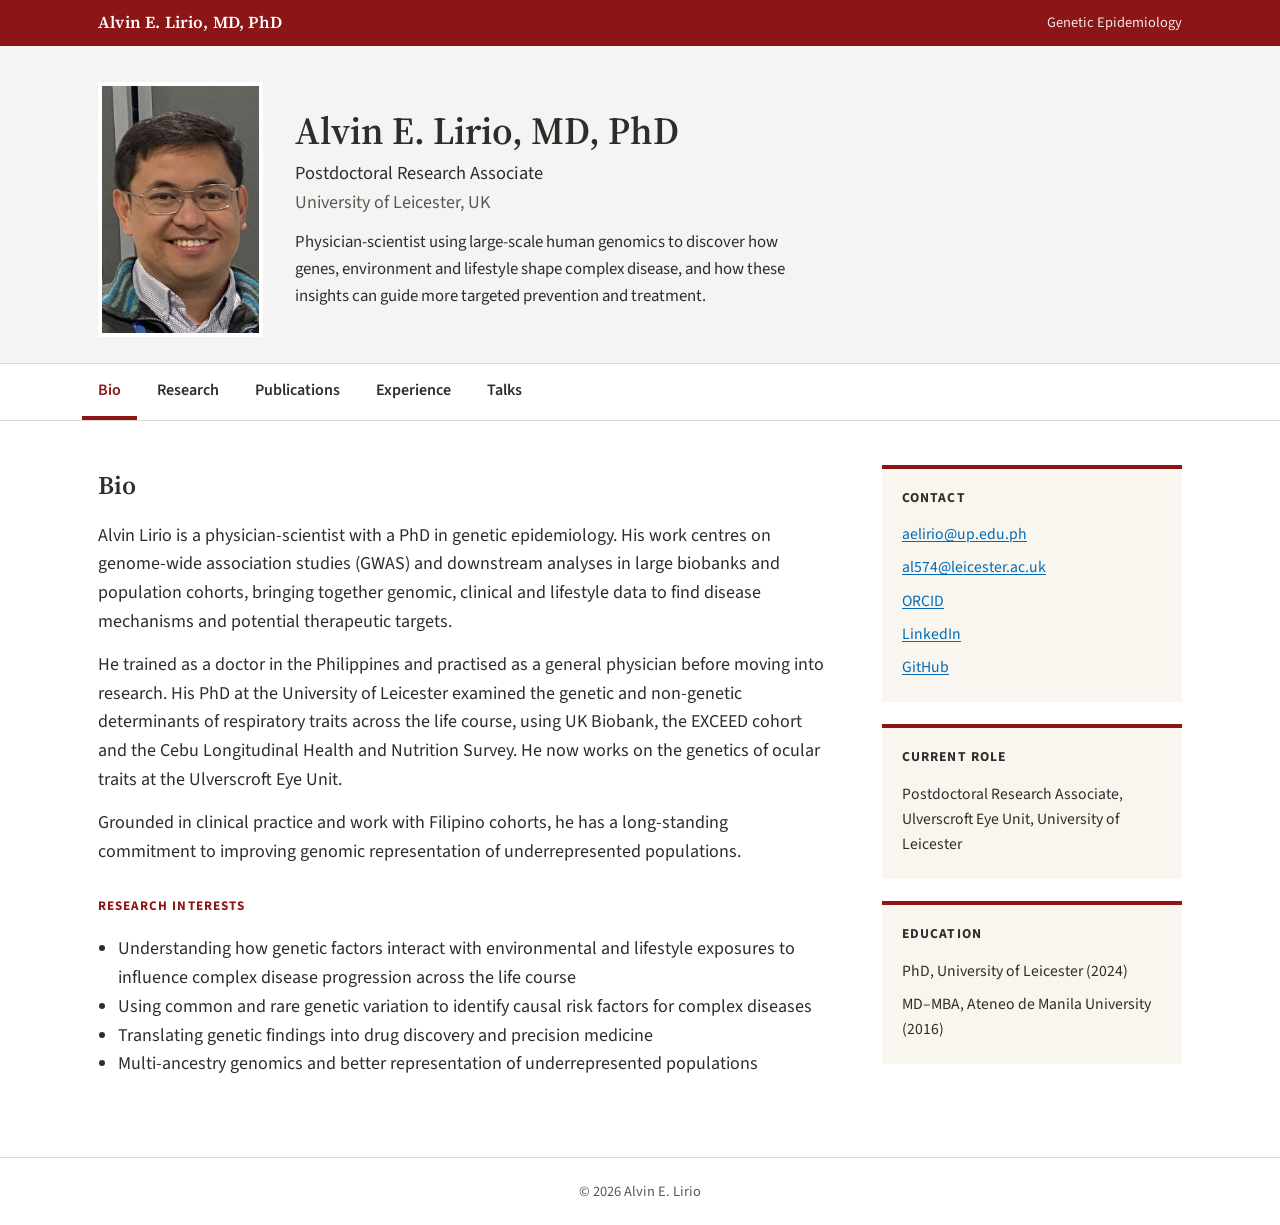
<file: index.html>
<!DOCTYPE html>
<html lang="en">
<head>
<meta charset="utf-8">
<meta name="viewport" content="width=device-width, initial-scale=1">
<title>Alvin E. Lirio, MD, PhD · Profile</title>
<meta name="description" content="Alvin E. Lirio, MD, PhD. Physician-scientist in genetic epidemiology: respiratory, cardiometabolic and ocular traits.">
<link rel="preconnect" href="https://fonts.googleapis.com">
<link rel="preconnect" href="https://fonts.gstatic.com" crossorigin>
<link href="https://fonts.googleapis.com/css2?family=Source+Sans+3:ital,wght@0,400;0,600;0,700;1,400&family=Source+Serif+4:opsz,wght@8..60,600&display=swap" rel="stylesheet">
<style>
:root{--red:#8c1515; --red-dark:#6f1010; --ink:#2e2d29; --muted:#5f574f; --line:#dcd8d2; --band:#f4f4f4; --fog:#f9f6ef}
*{box-sizing:border-box}
body{margin:0; font-family:"Source Sans 3",system-ui,-apple-system,"Segoe UI",sans-serif; color:var(--ink); background:#fff; font-size:18px; line-height:1.6}
a{color:#006cb8; text-underline-offset:2px}
a:hover{color:var(--red)}
.w{max-width:1140px; margin:0 auto; padding:0 28px}

.brandbar{background:var(--red); color:#fff}
.brandbar .w{height:46px; display:flex; align-items:center; justify-content:space-between}
.brandbar b{font-family:"Source Serif 4",Georgia,serif; font-weight:600; font-size:1.05rem; letter-spacing:.01em}
.brandbar span{font-size:.9rem; opacity:.9}

.head{background:var(--band); border-bottom:1px solid var(--line); padding:36px 0 0}
.head .w{display:flex; gap:32px; align-items:center}
.photo{flex:0 0 165px; width:165px; height:255px; background:#e3dfd8; border:4px solid #fff; display:flex; align-items:center; justify-content:center; font-family:"Source Serif 4",serif; font-size:3rem; color:var(--red); margin-bottom:26px; overflow:hidden}
.photo img{width:100%; height:100%; object-fit:cover; object-position:50% 0%}
.who{padding-bottom:26px}
.who h1{font-family:"Source Serif 4",Georgia,serif; font-weight:600; font-size:2.4rem; line-height:1.15; margin:0 0 6px}
.who .t1{font-size:1.15rem; margin:0}
.who .t2{color:var(--muted); margin:0 0 12px}
.who .blurb{font-size:1.05rem; max-width:62ch; margin:0}

.tabs{border-bottom:1px solid var(--line); background:#fff; position:sticky; top:0; z-index:2}
.tabs .w{display:flex; gap:4px; padding-left:12px; overflow-x:auto}
.tabs a{display:block; padding:14px 16px 12px; color:var(--ink); text-decoration:none; font-weight:600; font-size:1rem; border-bottom:4px solid transparent; white-space:nowrap}
.tabs a:hover{color:var(--red)}
.tabs a.on{border-bottom-color:var(--red); color:var(--red)}

.body{display:grid; grid-template-columns:1fr 300px; gap:56px; padding-top:44px; padding-bottom:60px}
.panel{display:block}
.js .panel{display:none}
.js .panel.on{display:block}
.panel h2{font-family:"Source Serif 4",Georgia,serif; font-weight:600; font-size:1.6rem; margin:0 0 16px}
.panel h3{font-size:1.1rem; margin:26px 0 6px; font-weight:700}
.panel p{margin:0 0 14px}
.panel ul{padding-left:20px}
.lbl{font-size:.82rem; font-weight:700; letter-spacing:.08em; text-transform:uppercase; color:var(--red); margin:30px 0 10px}

.item{padding:14px 0; border-bottom:1px solid var(--line)}
.item:last-child{border-bottom:none}
.item h3{margin:0 0 4px}
.item .meta{color:var(--muted); font-size:.95rem}
.pub{padding:12px 0; border-bottom:1px solid var(--line)}
.pub .ti{font-weight:600}
.pub .au, .pub .so{font-size:.97rem}
.pub .so i{color:var(--muted)}
.chip{display:inline-block; font-size:.78rem; font-weight:600; background:var(--fog); border:1px solid var(--line); color:var(--red); padding:0 7px; margin-left:6px; vertical-align:1px}
.row{display:grid; grid-template-columns:130px 1fr; gap:18px; padding:12px 0; border-bottom:1px solid var(--line)}
.row .when{color:var(--muted)}
.row .where{color:var(--muted); font-size:.96rem}

aside .card{border-top:4px solid var(--red); background:var(--fog); padding:18px 20px; margin-bottom:22px}
aside h4{margin:0 0 10px; font-size:.85rem; letter-spacing:.08em; text-transform:uppercase}
aside ul{list-style:none; padding:0; margin:0; font-size:.98rem}
aside li{padding:4px 0}
footer{border-top:1px solid var(--line); color:var(--muted); font-size:.9rem; padding:22px 0; text-align:center}

@media (max-width:880px){
  .head .w{flex-direction:column; align-items:flex-start; gap:16px}
  .photo{width:120px; height:185px; flex-basis:auto; margin-bottom:0; font-size:2.2rem}
  .who h1{font-size:1.9rem}
  .brandbar span{display:none}
  .tabs .w{padding-left:16px}
  .body{grid-template-columns:1fr; gap:24px}
  .row{grid-template-columns:1fr; gap:2px}
}
</style>
<script>document.documentElement.classList.add('js')</script>
</head>
<body>

<div class="brandbar"><div class="w"><b>Alvin E. Lirio, MD, PhD</b><span>Genetic Epidemiology</span></div></div>

<header class="head">
  <div class="w">
    <div class="photo"><img src="photo.jpg" alt="Alvin Lirio"></div>
    <div class="who">
      <h1>Alvin E. Lirio, MD, PhD</h1>
      <p class="t1">Postdoctoral Research Associate</p>
      <p class="t2">University of Leicester, UK</p>
      <p class="blurb">Physician-scientist using large-scale human genomics to discover how genes, environment and lifestyle shape complex disease, and how these insights can guide more targeted prevention and treatment.</p>
    </div>
  </div>
</header>

<nav class="tabs" aria-label="Sections">
  <div class="w">
    <a href="#bio" class="on">Bio</a>
    <a href="#research">Research</a>
    <a href="#publications">Publications</a>
    <a href="#experience">Experience</a>
    <a href="#talks">Talks</a>
  </div>
</nav>

<div class="w body">
  <main>
    <section class="panel on" id="bio">
      <h2>Bio</h2>
      <p>Alvin Lirio is a physician-scientist with a PhD in genetic epidemiology. His work centres on genome-wide association studies (GWAS) and downstream analyses in large biobanks and population cohorts, bringing together genomic, clinical and lifestyle data to find disease mechanisms and potential therapeutic targets.</p>
      <p>He trained as a doctor in the Philippines and practised as a general physician before moving into research. His PhD at the University of Leicester examined the genetic and non-genetic determinants of respiratory traits across the life course, using UK Biobank, the EXCEED cohort and the Cebu Longitudinal Health and Nutrition Survey. He now works on the genetics of ocular traits at the Ulverscroft Eye Unit.</p>
      <p>Grounded in clinical practice and work with Filipino cohorts, he has a long-standing commitment to improving genomic representation of underrepresented populations.</p>
      <div class="lbl">Research interests</div>
      <ul>
        <li>Understanding how genetic factors interact with environmental and lifestyle exposures to influence complex disease progression across the life course</li>
        <li>Using common and rare genetic variation to identify causal risk factors for complex diseases</li>
        <li>Translating genetic findings into drug discovery and precision medicine</li>
        <li>Multi-ancestry genomics and better representation of underrepresented populations</li>
      </ul>
    </section>

    <section class="panel" id="research">
      <h2>Research and scholarship</h2>
      <div class="item"><h3>Longitudinal lung function decline in COPD</h3><p>A genome-wide association study of longitudinal FEV<sub>1</sub> change in 5,341 UK Biobank participants with COPD, using spirometry from electronic health records and finding suggestive signals including <i>PIK3C3</i>, a PI3K-Akt pathway gene linked to inflammation in COPD.</p><div class="meta">ATS 2025 oral presentation · Research article, <i>International Journal of COPD</i> (under review)</div></div>
      <div class="item"><h3>Preserved ratio impaired spirometry (PRISm)</h3><p>A genome-wide association study of PRISm in UK Biobank, with replication in the EXCEED cohort, exploring the genetic basis of this under-recognised spirometric pattern and its genetic correlation with other respiratory traits.</p><div class="meta">European Respiratory Journal, 2023</div></div>
      <div class="item"><h3>Asthma genetics in a Filipino cohort</h3><p>A candidate-variant association study of self-reported asthma in mothers of the Cebu Longitudinal Health and Nutrition Survey (CLHNS), testing 27 known asthma variants in a Filipino population and finding an association at <i>SMAD3</i>, a TGF-β pathway gene linked to airway remodelling.</p><div class="meta">BMC Genomic Data, 2026</div></div>
      <div class="item"><h3>Genetics of the fovea and photoreceptors</h3><p>A genome-wide association study of sub-foveal photoreceptor outer segment thickness in 54,042 UK Biobank participants using OCT imaging, implicating genes in photoreceptor development and the retinoid cycle, alongside contributions to studies of foveal pit depth and foveal hypoplasia.</p><div class="meta">IOVS 2025 · medRxiv 2025, 2026 · ARVO and UK-EGG 2026</div></div>
      <div class="item"><h3>Type 2 diabetes in Filipinos</h3><p>A collaboration with the University of California, San Francisco (UCSF) on the genetic, epigenetic and metagenomic determinants of type 2 diabetes in Filipinos, contributing to a study of DNA methylation changes at <i>TXNIP</i>.</p><div class="meta">Human Molecular Genetics, 2019</div></div>
      <div class="lbl">Methods and tools</div>
      <p>GWAS and post-GWAS analysis, fine-mapping, LD-score regression, genetic risk scores, functional mapping, linear and logistic regression, conditional linear mixed models. R, PLINK, REGENIE, STATA, Linux and HPC environments. UK Biobank, EXCEED, CLHNS and electronic health records.</p>
    </section>

    <section class="panel" id="publications">
      <h2>Publications</h2>
      <div class="lbl">Journal articles</div>
      <div class="pub"><div class="ti">A candidate-variant association study of self-reported asthma in mothers of the Cebu Longitudinal Health and Nutrition Survey (CLHNS) cohort</div><div class="au"><b>Lirio A</b>, et al.</div><div class="so"><i>BMC Genomic Data</i>, 2026 · <a href="https://doi.org/10.1186/s12863-026-01419-5" target="_blank" rel="noopener">DOI</a></div></div>
      <div class="pub"><div class="ti">Genome-wide insights into the genes and pathways shaping human foveal development and the genetic landscape of foveal hypoplasia</div><div class="au">Hunt C, Yoon H-J, <b>Lirio A</b>, et al.</div><div class="so"><i>Investigative Ophthalmology &amp; Visual Science</i> 66(12):22, 2025 · <a href="https://doi.org/10.1167/iovs.66.12.22" target="_blank" rel="noopener">DOI</a> · <a href="https://doi.org/10.1101/2025.06.18.25329836" target="_blank" rel="noopener">medRxiv preprint</a></div></div>
      <div class="pub"><div class="ti">Genome-wide association study of preserved ratio impaired spirometry (PRISm)</div><div class="au">Higbee D, <b>Lirio A</b>, Hamilton F, et al.</div><div class="so"><i>European Respiratory Journal</i>, 2023 · <a href="https://doi.org/10.1183/13993003.00337-2023" target="_blank" rel="noopener">DOI</a></div></div>
      <div class="pub"><div class="ti">Methylation changes in peripheral blood of Filipinos with type 2 diabetes suggest spurious transcription initiation at TXNIP</div><div class="au">Albao D, Cutiongco-de la Paz EM, Mercado ME, <b>Lirio A</b>, et al.</div><div class="so"><i>Human Molecular Genetics</i> 28(24):4208–4218, 2019 · <a href="https://doi.org/10.1093/hmg/ddz262" target="_blank" rel="noopener">DOI</a></div></div>
      <div class="lbl">Preprints and under review</div>
      <div class="pub"><div class="ti">Genome-wide association and multi-omics functional screens reveal the genetic architecture of foveal development<span class="chip">Preprint</span></div><div class="au">Hunt C, Patil M, Syed H, … <b>Lirio A</b>, … Batini C, Thomas MG</div><div class="so"><i>medRxiv</i>, 2026 · <a href="https://doi.org/10.64898/2026.06.11.26355452" target="_blank" rel="noopener">DOI</a></div></div>
      <div class="pub"><div class="ti">A genome-wide association study of change in longitudinal FEV<sub>1</sub> in chronic obstructive pulmonary disease<span class="chip">Under review</span></div><div class="au"><b>Lirio A</b>, et al.</div><div class="so"><i>International Journal of Chronic Obstructive Pulmonary Disease</i></div></div>
      <div class="lbl">Conference abstracts</div>
      <div class="pub"><div class="ti">Genome-wide association study of longitudinal FEV<sub>1</sub> decline in COPD<span class="chip">Oral presentation</span></div><div class="au">American Thoracic Society International Conference, San Francisco, 2025</div><div class="so"><i>American Journal of Respiratory and Critical Care Medicine</i> 211:A2858, 2025 · <a href="https://doi.org/10.1164/ajrccm.2025.211.Abstracts.A2858" target="_blank" rel="noopener">DOI</a></div></div>
    </section>

    <section class="panel" id="experience">
      <h2>Experience</h2>
      <div class="lbl">Positions</div>
      <div class="row"><div class="when">2024 – present</div><div><b>Postdoctoral Research Associate</b><div class="where">Ulverscroft Eye Unit, University of Leicester, UK</div></div></div>
      <div class="row"><div class="when">2020 – 2021</div><div><b>Teaching Assistant</b>, Population and Social Sciences<div class="where">MB ChB, University of Leicester</div></div></div>
      <div class="row"><div class="when">2017 – 2020</div><div><b>Research Associate</b><div class="where">Institute of Human Genetics, National Institutes of Health, Philippines</div></div></div>
      <div class="row"><div class="when">2017 – 2020</div><div><b>General Physician</b><div class="where">Clinical practice, Philippines</div></div></div>
      <div class="lbl">Education and training</div>
      <div class="row"><div class="when">2020 – 2024</div><div><b>PhD in Genetic Epidemiology</b><div class="where">University of Leicester, United Kingdom</div></div></div>
      <div class="row"><div class="when">2018 – 2019</div><div><b>Graduate Certificate, Advanced Training in Clinical Research</b><div class="where">University of California, San Francisco, United States of America</div></div></div>
      <div class="row"><div class="when">2011 – 2016</div><div><b>Doctor of Medicine and Master of Business Administration (MD–MBA)</b><div class="where">Ateneo de Manila University School of Medicine and Public Health, Philippines</div></div></div>
      <div class="row"><div class="when">2006 – 2010</div><div><b>Bachelor of Science in Biology (Major in Wildlife Biology)</b><div class="where">University of the Philippines Los Baños, Philippines</div></div></div>
      <div class="lbl">Licensure</div>
      <p>Licensed physician, Professional Regulation Commission, Philippines</p>
    </section>

    <section class="panel" id="talks">
      <h2>Talks and presentations</h2>
      <div class="row"><div class="when">Jun 2026</div><div><b>Poster</b>, UK Eye Genetics Group Annual Conference, Leicester, UK<div class="where"><i>Genome-wide association of sub-foveal outer segment thickness</i> · <a href="lirio-ukegg-2026-poster.pdf" target="_blank">View poster (PDF)</a></div></div></div>
      <div class="row"><div class="when">May 2026</div><div><b>Poster</b>, Association for Research in Vision and Ophthalmology (ARVO) Annual Meeting, Denver, USA<div class="where"><i>Genome-wide association of sub-foveal outer segment thickness</i> · <a href="lirio-arvo-2026-poster.pdf" target="_blank">View poster (PDF)</a></div></div></div>
      <div class="row"><div class="when">May 2025</div><div><b>Oral presentation</b>, American Thoracic Society International Conference, San Francisco, USA<div class="where"><i>Genome-wide association study of longitudinal FEV<sub>1</sub> decline in COPD</i> · <a href="https://doi.org/10.1164/ajrccm.2025.211.Abstracts.A2858" target="_blank" rel="noopener">Abstract</a></div></div></div>
      <div class="row"><div class="when">Nov 2023</div><div><b>Poster</b>, Respiratory Genomics Conference, Nottingham, UK<div class="where"><i>A candidate-variant association study of self-reported asthma in mothers of the Cebu Longitudinal Health and Nutrition Survey (CLHNS) cohort</i> · <a href="lirio-respgenomics-2023-poster.pdf" target="_blank">View poster (PDF)</a></div></div></div>
      <div class="row"><div class="when">Sep 2022</div><div><b>Poster</b>, International Genetic Epidemiology Society Meeting, Paris, France<div class="where"><i>Genetic analysis of Preserved Ratio Impaired Spirometry using a population-based cohort</i> · <a href="lirio-iges-2022-poster.pdf" target="_blank">View poster (PDF)</a></div></div></div>
      <div class="lbl">Honours and awards</div>
      <ul>
        <li>Wellcome Genome Campus course grant: Genetic Analysis of Population-based Studies</li>
        <li>Philippine Genome Center Bioinformatics Training and Internship Program grant</li>
        <li>Phi Sigma Biological Sciences Honor Society, University of the Philippines</li>
      </ul>
    </section>
  </main>

  <aside>
    <div class="card">
      <h4>Contact</h4>
      <ul>
        <li><a href="mailto:aelirio@up.edu.ph">aelirio@up.edu.ph</a></li>
        <li><a href="mailto:al574@leicester.ac.uk">al574@leicester.ac.uk</a></li>
        <li><a href="https://orcid.org/0009-0009-5490-6012" target="_blank" rel="noopener">ORCID</a></li>
        <li><a href="https://www.linkedin.com/in/alvin-lirio-76a48449" target="_blank" rel="noopener">LinkedIn</a></li>
        <li><a href="https://github.com/alvinlirio" target="_blank" rel="noopener">GitHub</a></li>
      </ul>
    </div>
    <div class="card">
      <h4>Current role</h4>
      <ul><li>Postdoctoral Research Associate, Ulverscroft Eye Unit, University of Leicester</li></ul>
    </div>
    <div class="card">
      <h4>Education</h4>
      <ul>
        <li>PhD, University of Leicester (2024)</li>
        <li>MD–MBA, Ateneo de Manila University (2016)</li>
      </ul>
    </div>
  </aside>
</div>

<footer>© 2026 Alvin E. Lirio</footer>

<script>
(function(){
  var tabs=[].slice.call(document.querySelectorAll('.tabs a'));
  var panels=[].slice.call(document.querySelectorAll('.panel'));
  function show(id){
    if(!document.getElementById(id)) id='bio';
    tabs.forEach(function(t){t.classList.toggle('on',t.getAttribute('href')==='#'+id)});
    panels.forEach(function(p){p.classList.toggle('on',p.id===id)});
  }
  tabs.forEach(function(t){t.addEventListener('click',function(e){
    e.preventDefault(); var id=t.getAttribute('href').slice(1);
    history.replaceState(null,'','#'+id); show(id);
    var nav=document.querySelector('.tabs'); if(window.scrollY>nav.offsetTop) window.scrollTo(0,nav.offsetTop);
  })});
  show((location.hash||'#bio').slice(1));
})();
</script>
</body>
</html>
</file>
